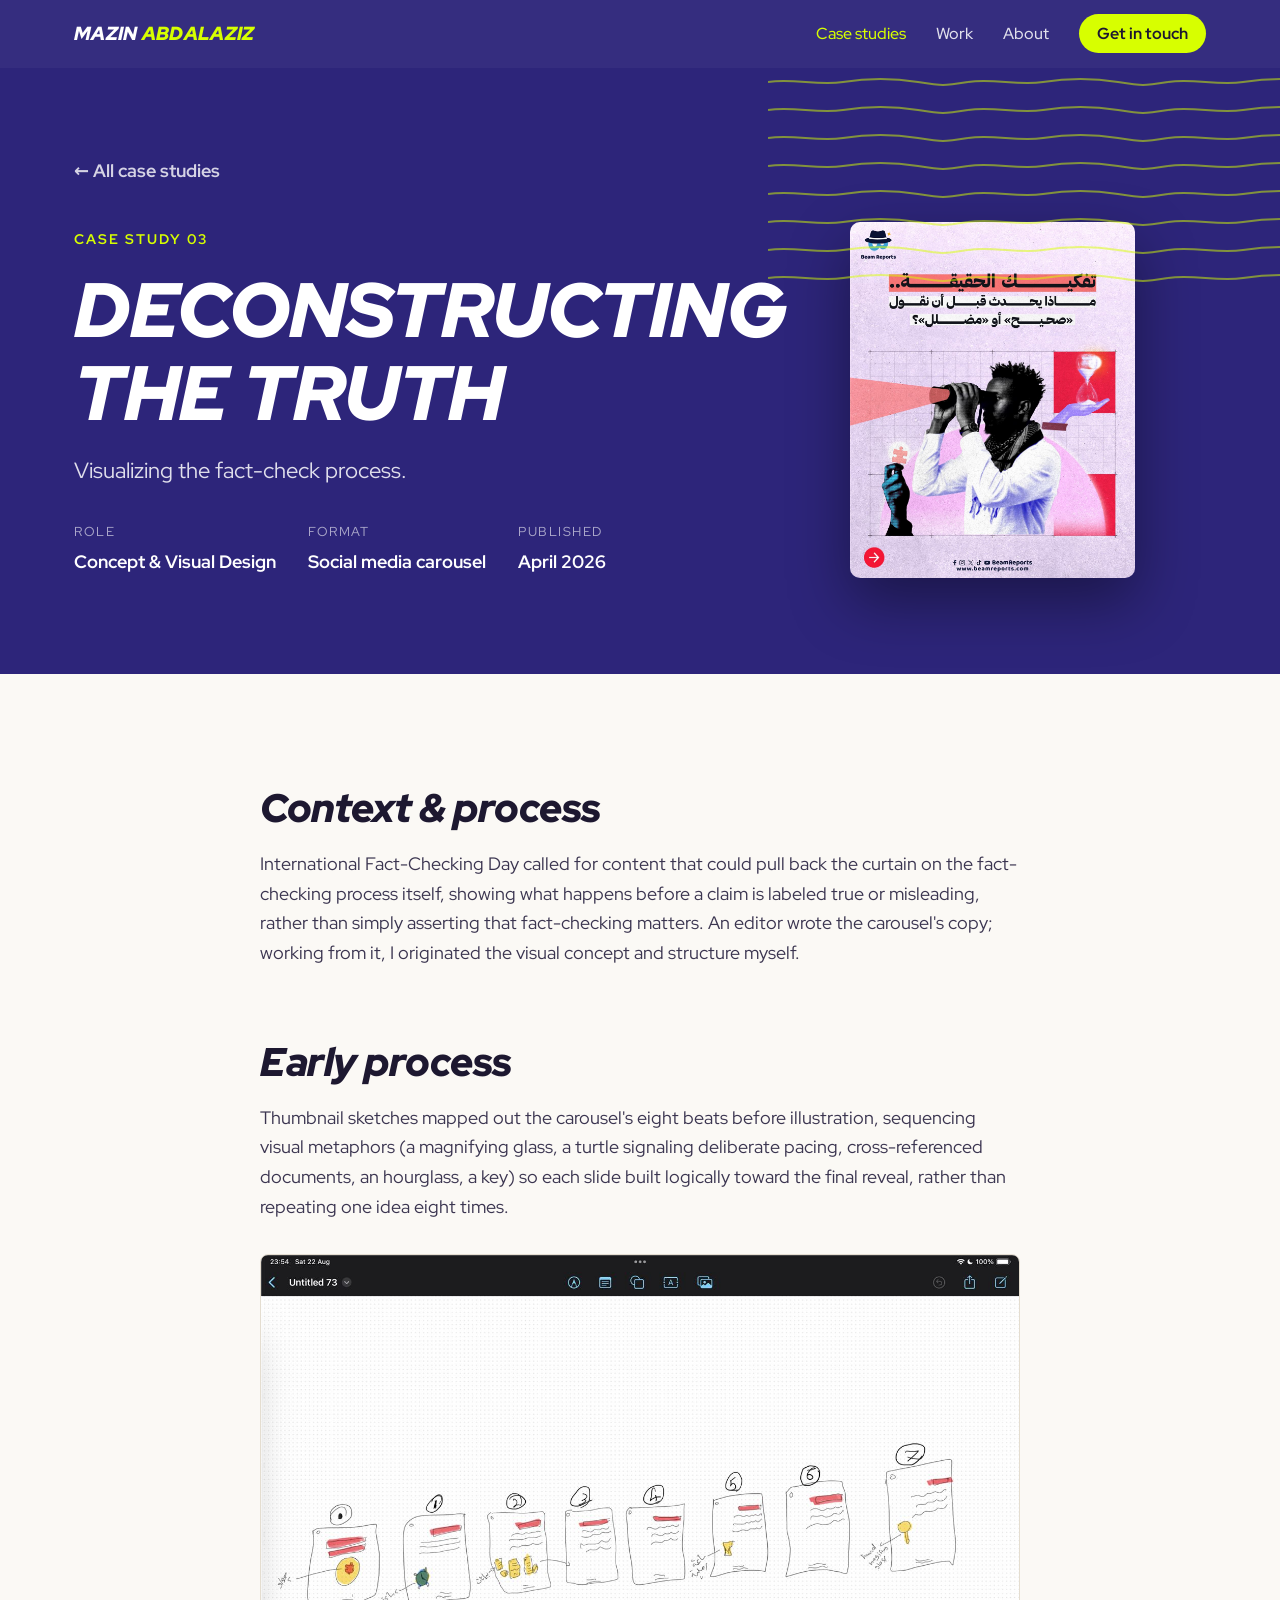
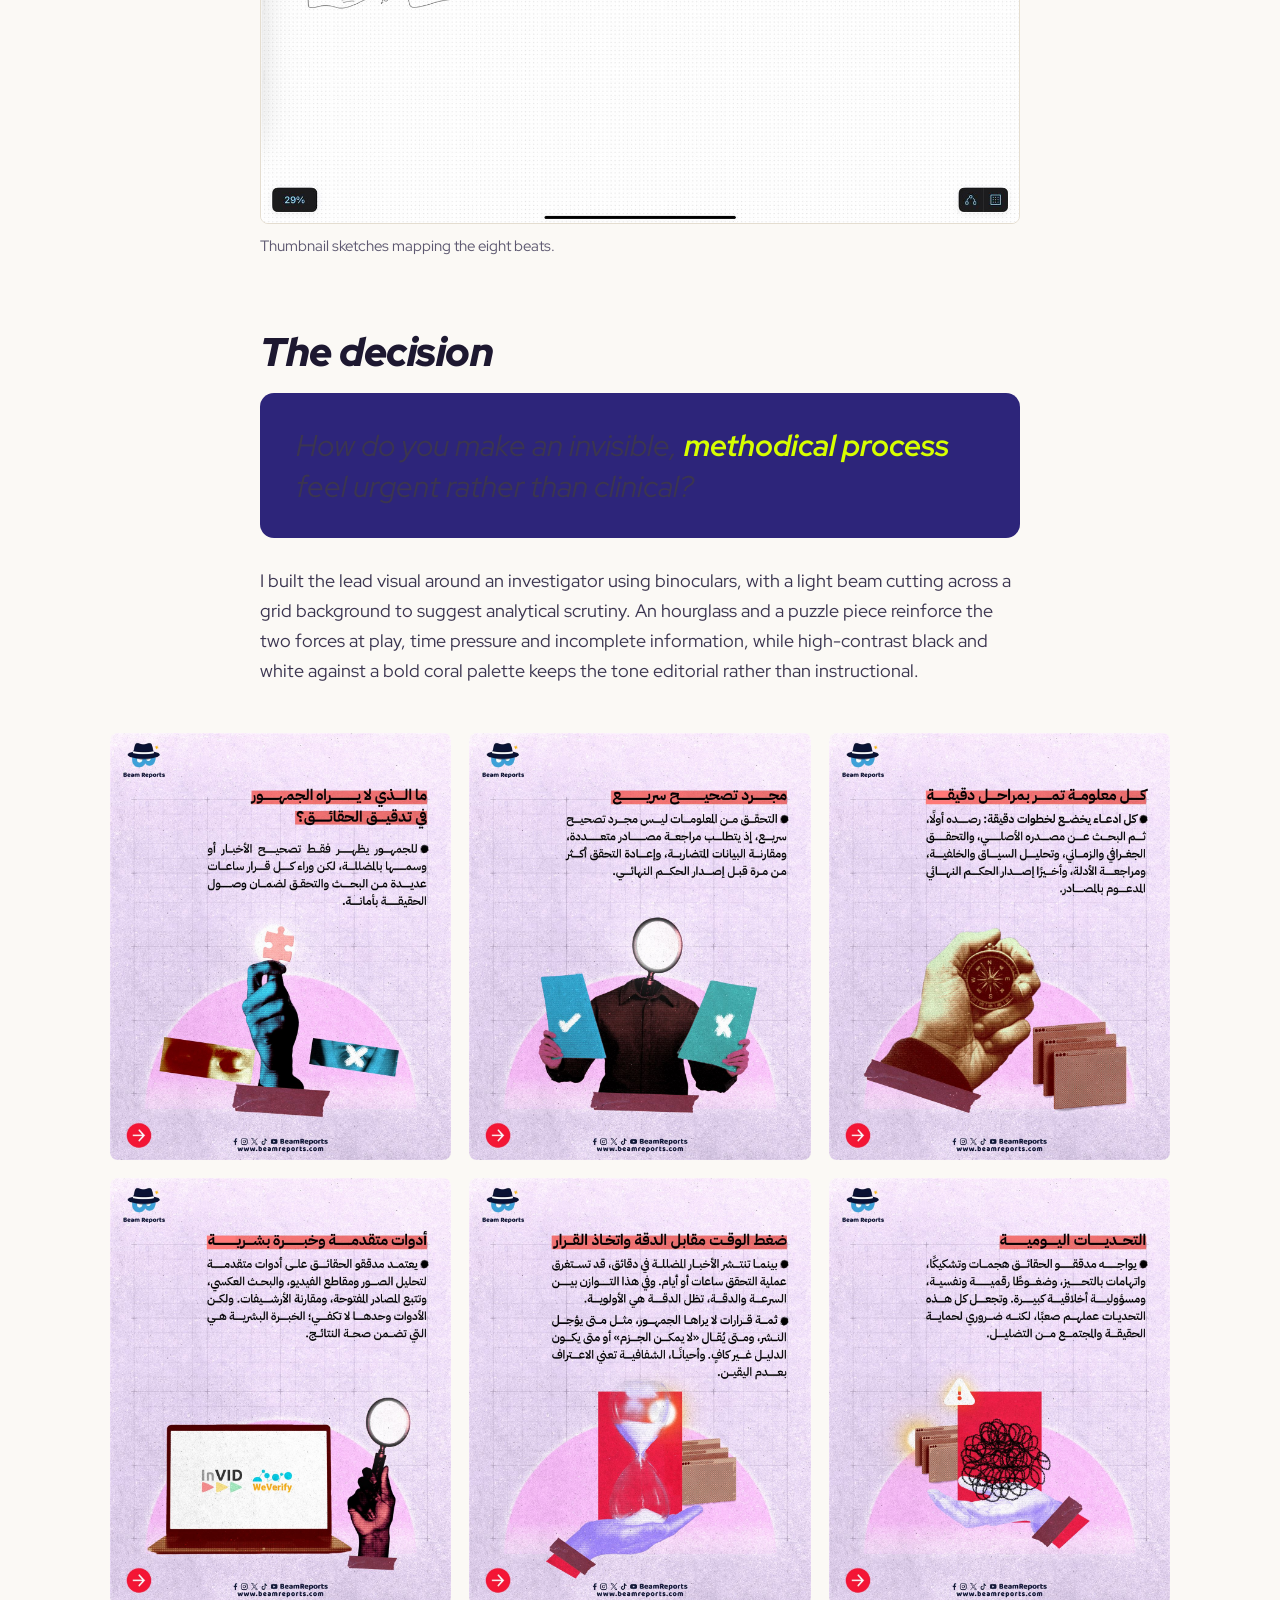
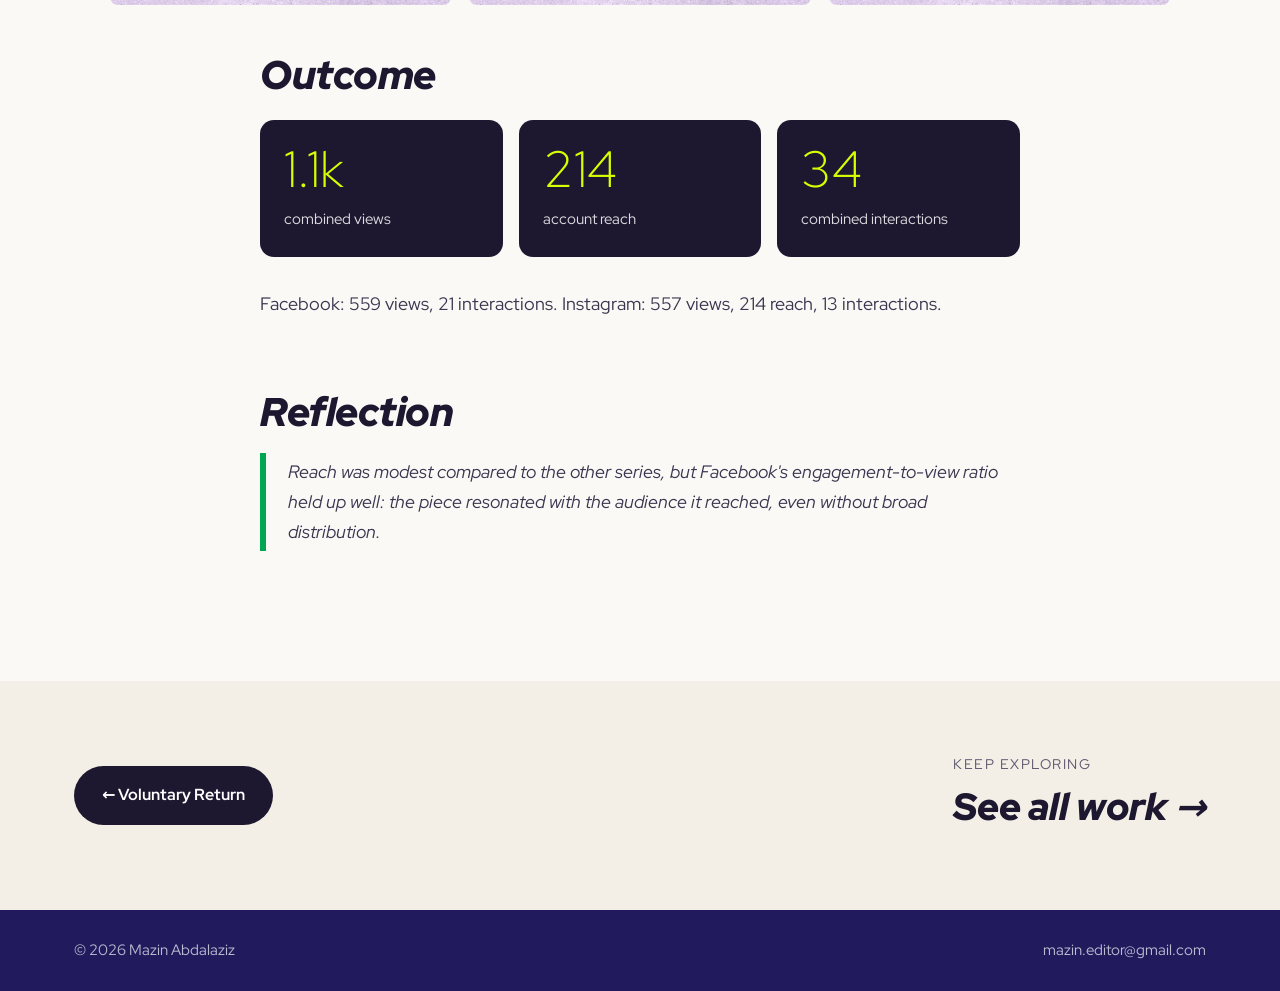
<file: case-fact-checking.html>
<!DOCTYPE html>
<html lang="en">
<head>
  <meta charset="UTF-8">
  <meta name="viewport" content="width=device-width, initial-scale=1">
  <title>Deconstructing the Truth | Mazin Abdalaziz</title>
  <meta name="description" content="Case study: a carousel for International Fact-Checking Day that visualizes what happens before a claim is labeled true or misleading.">
  <link rel="preconnect" href="https://fonts.googleapis.com">
  <link rel="preconnect" href="https://fonts.gstatic.com" crossorigin>
  <link href="https://fonts.googleapis.com/css2?family=Red+Hat+Display:ital,wght@0,300;0,400;0,500;0,700;0,900;1,400;1,700;1,900&display=swap" rel="stylesheet">
  <link rel="stylesheet" href="style.css">
</head>
<body>

<header class="site-header">
  <nav class="container nav" aria-label="Main">
    <a class="logo" href="index.html">Mazin <span>Abdalaziz</span></a>
    <button class="menu-toggle" aria-expanded="false" aria-controls="nav-links">Menu</button>
    <ul class="nav-links" id="nav-links">
      <li><a href="index.html#case-studies" aria-current="page">Case studies</a></li>
      <li><a href="index.html#work">Work</a></li>
      <li><a href="index.html#about">About</a></li>
      <li><a class="nav-cta" href="index.html#contact">Get in touch</a></li>
    </ul>
  </nav>
</header>

<main>
  <!-- ===== EDIT: Case study intro ===== -->
  <section class="cs-hero">
    <div class="waves" aria-hidden="true"></div>
    <div class="container">
      <a class="back" href="index.html#case-studies">← All case studies</a>
      <div class="cs-hero-grid">
        <div>
          <span class="eyebrow">Case study 03</span>
          <h1>Deconstructing the Truth</h1>
          <p class="sub">Visualizing the fact-check process.</p>
          <dl class="cs-meta">
            <div><dt>Role</dt><dd>Concept &amp; Visual Design</dd></div>
            <div><dt>Format</dt><dd>Social media carousel</dd></div>
            <div><dt>Published</dt><dd>April 2026</dd></div>
          </dl>
        </div>
        <img src="images/cs3-cover.jpg" alt="Carousel cover: what happens before we say true or misleading">
      </div>
    </div>
  </section>

  <!-- ===== EDIT: Case study story ===== -->
  <section class="section">
    <div class="container">
      <div class="cs-body">
        <h2>Context &amp; process</h2>
        <p>International Fact-Checking Day called for content that could pull back the curtain on the fact-checking process itself, showing what happens before a claim is labeled true or misleading, rather than simply asserting that fact-checking matters. An editor wrote the carousel's copy; working from it, I originated the visual concept and structure myself.</p>

        <h2>Early process</h2>
        <p>Thumbnail sketches mapped out the carousel's eight beats before illustration, sequencing visual metaphors (a magnifying glass, a turtle signaling deliberate pacing, cross-referenced documents, an hourglass, a key) so each slide built logically toward the final reveal, rather than repeating one idea eight times.</p>
        <figure class="cs-figure">
          <img src="images/cs3-sketches.jpg" alt="Thumbnail sketches of the eight carousel beats" loading="lazy">
          <figcaption>Thumbnail sketches mapping the eight beats.</figcaption>
        </figure>

        <h2>The decision</h2>
        <p class="cs-question">How do you make an invisible, <b>methodical process</b> feel urgent rather than clinical?</p>
        <p>I built the lead visual around an investigator using binoculars, with a light beam cutting across a grid background to suggest analytical scrutiny. An hourglass and a puzzle piece reinforce the two forces at play, time pressure and incomplete information, while high-contrast black and white against a bold coral palette keeps the tone editorial rather than instructional.</p>
      </div>

      <div class="cs-wide cs-gallery g3">
        <img src="images/cs3-slide-2.jpg" alt="Slide: what the public doesn't see in fact-checking" loading="lazy">
        <img src="images/cs3-slide-3.jpg" alt="Slide: more than a quick correction" loading="lazy">
        <img src="images/cs3-slide-4.jpg" alt="Slide: every claim goes through careful stages" loading="lazy">
        <img src="images/cs3-slide-5.jpg" alt="Slide: advanced tools and human expertise" loading="lazy">
        <img src="images/cs3-slide-6.jpg" alt="Slide: time pressure versus accuracy" loading="lazy">
        <img src="images/cs3-slide-7.jpg" alt="Slide: daily challenges fact-checkers face" loading="lazy">
      </div>

      <div class="cs-body">
        <h2>Outcome</h2>
        <div class="cs-stats">
          <div><b>1.1k</b><span>combined views</span></div>
          <div><b>214</b><span>account reach</span></div>
          <div><b>34</b><span>combined interactions</span></div>
        </div>
        <p>Facebook: 559 views, 21 interactions. Instagram: 557 views, 214 reach, 13 interactions.</p>
        <h2>Reflection</h2>
        <p class="cs-reflection">Reach was modest compared to the other series, but Facebook's engagement-to-view ratio held up well: the piece resonated with the audience it reached, even without broad distribution.</p>
      </div>
    </div>
  </section>

  <section class="section-tight cs-next">
    <div class="container">
      <a class="btn btn-dark" href="case-voluntary-return.html">← Voluntary Return</a>
      <a class="next-link" href="index.html#work"><small>Keep exploring</small><strong>See all work →</strong></a>
    </div>
  </section>
</main>

<footer class="site-footer">
  <div class="container">
    <span>© 2026 Mazin Abdalaziz</span>
    <a href="index.html#contact">mazin.editor@gmail.com</a>
  </div>
</footer>
<script src="script.js"></script>
</body>
</html>
</file>
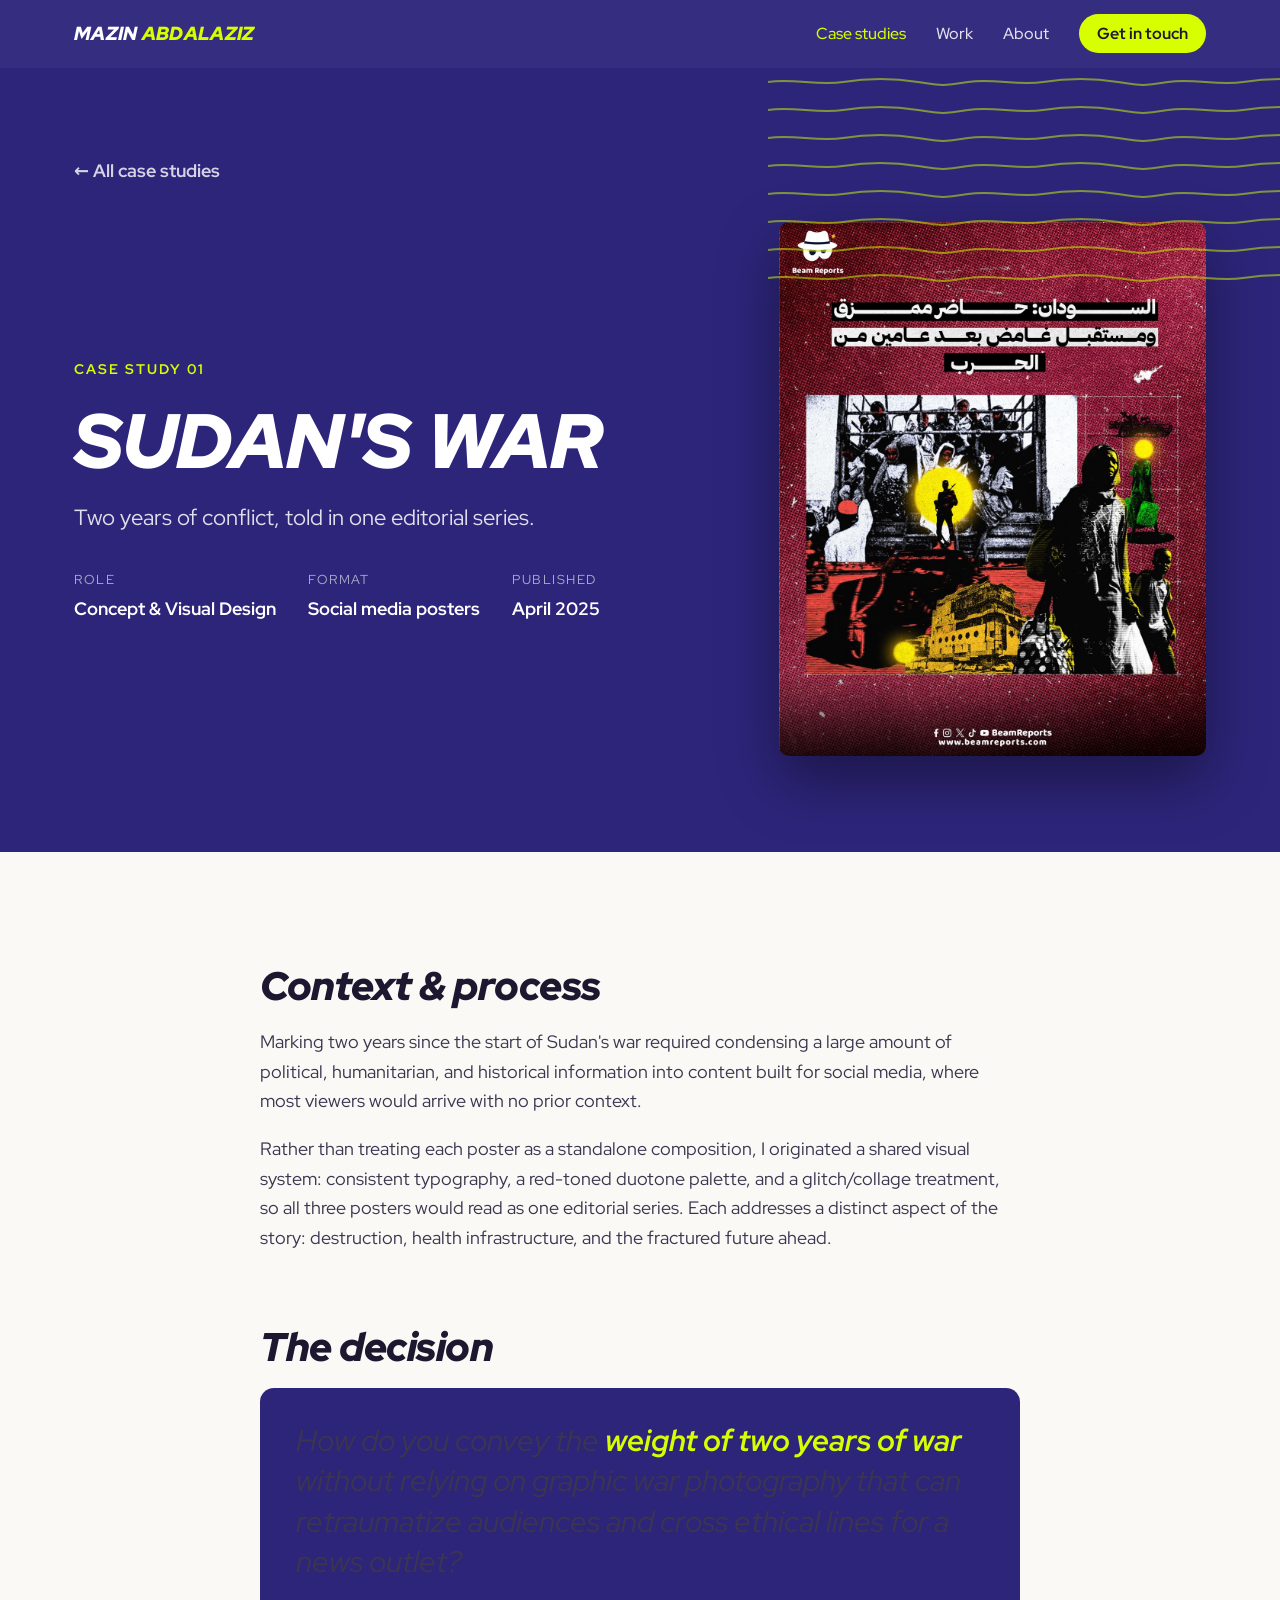
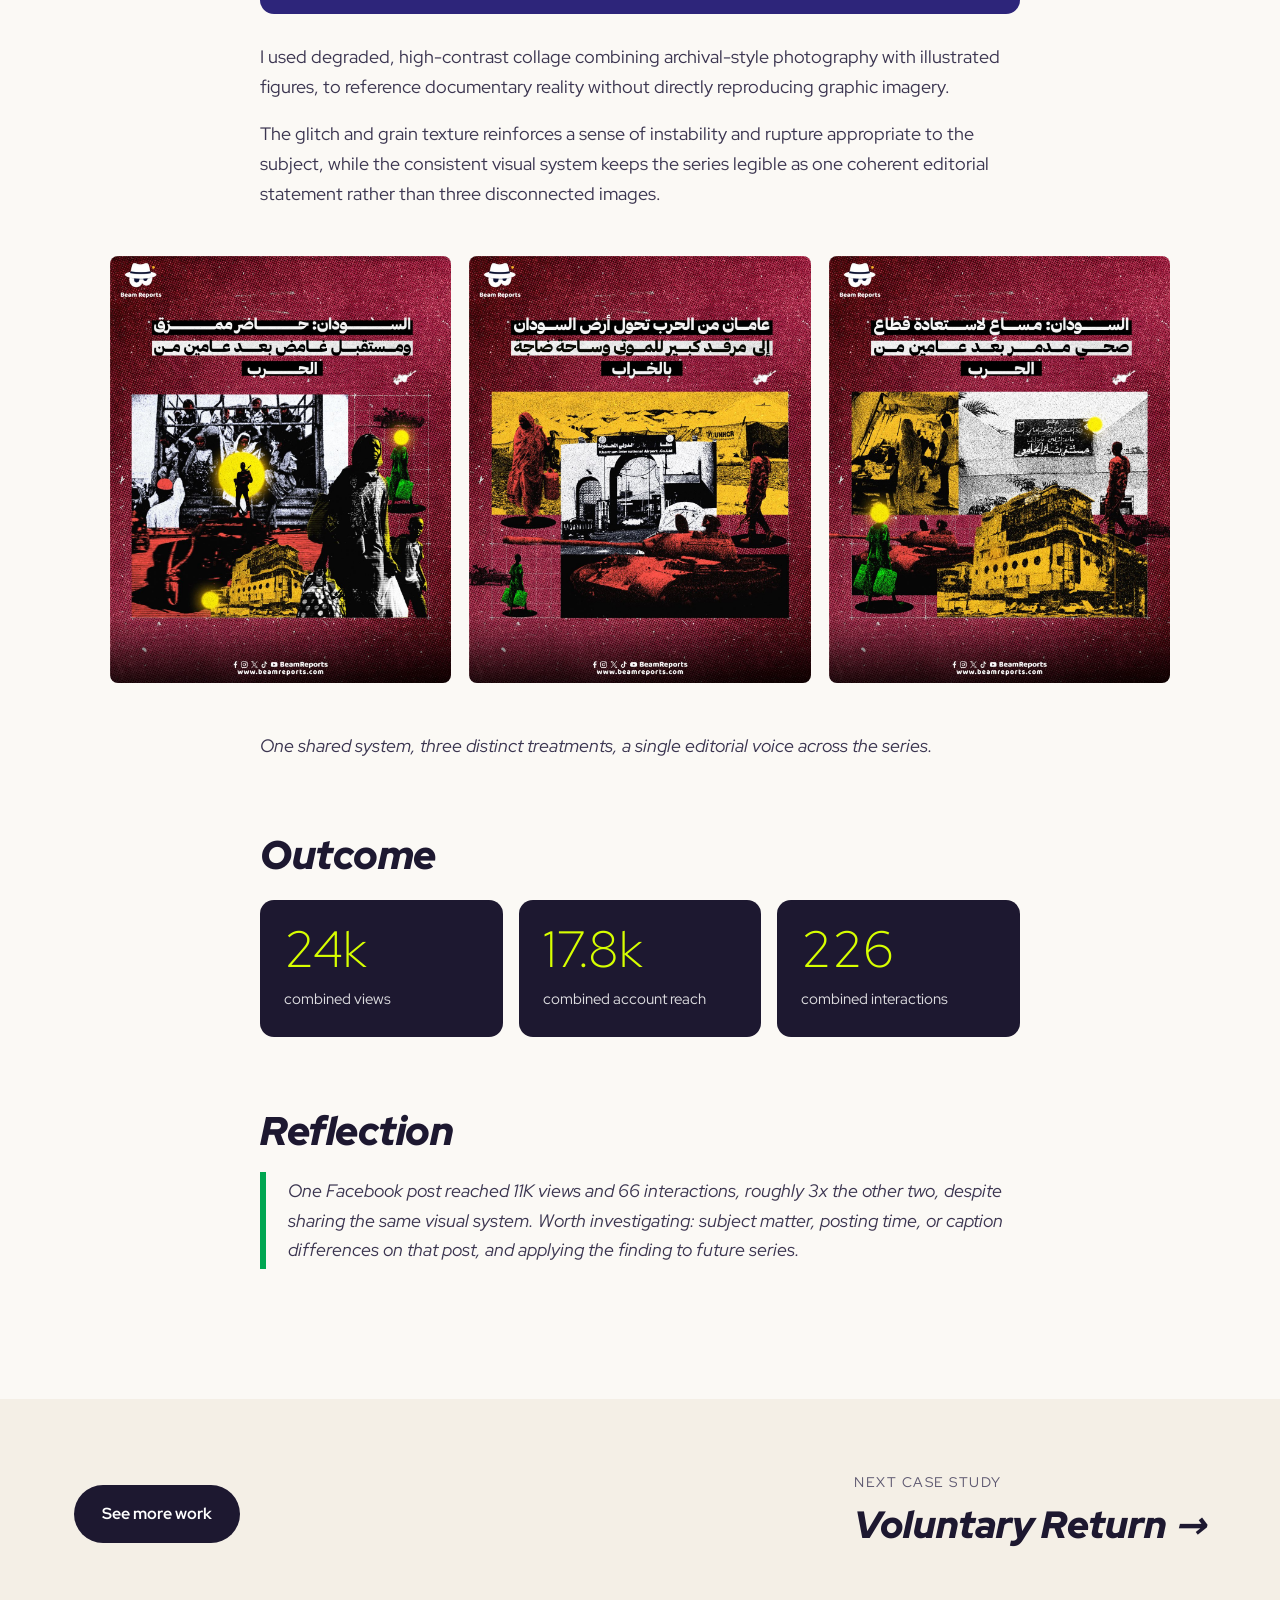
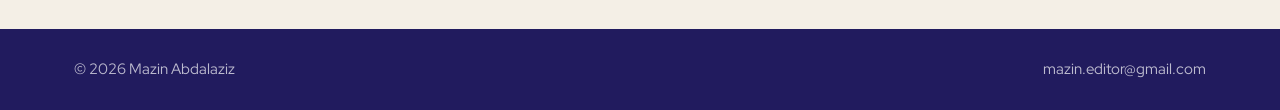
<file: case-sudans-war.html>
<!DOCTYPE html>
<html lang="en">
<head>
  <meta charset="UTF-8">
  <meta name="viewport" content="width=device-width, initial-scale=1">
  <title>Sudan's War: Two Years of Conflict | Mazin Abdalaziz</title>
  <meta name="description" content="Case study: a three-poster editorial series marking two years of Sudan's war, designed without graphic imagery.">
  <link rel="preconnect" href="https://fonts.googleapis.com">
  <link rel="preconnect" href="https://fonts.gstatic.com" crossorigin>
  <link href="https://fonts.googleapis.com/css2?family=Red+Hat+Display:ital,wght@0,300;0,400;0,500;0,700;0,900;1,400;1,700;1,900&display=swap" rel="stylesheet">
  <link rel="stylesheet" href="style.css">
</head>
<body>

<header class="site-header">
  <nav class="container nav" aria-label="Main">
    <a class="logo" href="index.html">Mazin <span>Abdalaziz</span></a>
    <button class="menu-toggle" aria-expanded="false" aria-controls="nav-links">Menu</button>
    <ul class="nav-links" id="nav-links">
      <li><a href="index.html#case-studies" aria-current="page">Case studies</a></li>
      <li><a href="index.html#work">Work</a></li>
      <li><a href="index.html#about">About</a></li>
      <li><a class="nav-cta" href="index.html#contact">Get in touch</a></li>
    </ul>
  </nav>
</header>

<main>
  <!-- ===== EDIT: Case study intro ===== -->
  <section class="cs-hero">
    <div class="waves" aria-hidden="true"></div>
    <div class="container">
      <a class="back" href="index.html#case-studies">← All case studies</a>
      <div class="cs-hero-grid">
        <div>
          <span class="eyebrow">Case study 01</span>
          <h1>Sudan's War</h1>
          <p class="sub">Two years of conflict, told in one editorial series.</p>
          <dl class="cs-meta">
            <div><dt>Role</dt><dd>Concept &amp; Visual Design</dd></div>
            <div><dt>Format</dt><dd>Social media posters</dd></div>
            <div><dt>Published</dt><dd>April 2025</dd></div>
          </dl>
        </div>
        <img src="images/cs1-cover.jpg" alt="Poster: Sudan, a torn present and an uncertain future after two years of war">
      </div>
    </div>
  </section>

  <!-- ===== EDIT: Case study story ===== -->
  <section class="section">
    <div class="container">
      <div class="cs-body">
        <h2>Context &amp; process</h2>
        <p>Marking two years since the start of Sudan's war required condensing a large amount of political, humanitarian, and historical information into content built for social media, where most viewers would arrive with no prior context.</p>
        <p>Rather than treating each poster as a standalone composition, I originated a shared visual system: consistent typography, a red-toned duotone palette, and a glitch/collage treatment, so all three posters would read as one editorial series. Each addresses a distinct aspect of the story: destruction, health infrastructure, and the fractured future ahead.</p>

        <h2>The decision</h2>
        <p class="cs-question">How do you convey the <b>weight of two years of war</b> without relying on graphic war photography that can retraumatize audiences and cross ethical lines for a news outlet?</p>
        <p>I used degraded, high-contrast collage combining archival-style photography with illustrated figures, to reference documentary reality without directly reproducing graphic imagery.</p>
        <p>The glitch and grain texture reinforces a sense of instability and rupture appropriate to the subject, while the consistent visual system keeps the series legible as one coherent editorial statement rather than three disconnected images.</p>
      </div>

      <div class="cs-wide cs-gallery g3">
        <img src="images/cs1-cover.jpg" alt="Poster 1: Sudan, a torn present and an uncertain future" loading="lazy">
        <img src="images/cs1-poster-2.jpg" alt="Poster 2: two years of war turned Sudan into a field of ruins" loading="lazy">
        <img src="images/cs1-poster-3.jpg" alt="Poster 3: efforts to restore a destroyed health sector" loading="lazy">
      </div>
      <div class="cs-body">
        <p><em>One shared system, three distinct treatments, a single editorial voice across the series.</em></p>

        <h2>Outcome</h2>
        <div class="cs-stats">
          <div><b>24k</b><span>combined views</span></div>
          <div><b>17.8k</b><span>combined account reach</span></div>
          <div><b>226</b><span>combined interactions</span></div>
        </div>
        <h2>Reflection</h2>
        <p class="cs-reflection">One Facebook post reached 11K views and 66 interactions, roughly 3x the other two, despite sharing the same visual system. Worth investigating: subject matter, posting time, or caption differences on that post, and applying the finding to future series.</p>
      </div>
    </div>
  </section>

  <section class="section-tight cs-next">
    <div class="container">
      <a class="btn btn-dark" href="index.html#work">See more work</a>
      <a class="next-link" href="case-voluntary-return.html"><small>Next case study</small><strong>Voluntary Return →</strong></a>
    </div>
  </section>
</main>

<footer class="site-footer">
  <div class="container">
    <span>© 2026 Mazin Abdalaziz</span>
    <a href="index.html#contact">mazin.editor@gmail.com</a>
  </div>
</footer>
<script src="script.js"></script>
</body>
</html>
</file>
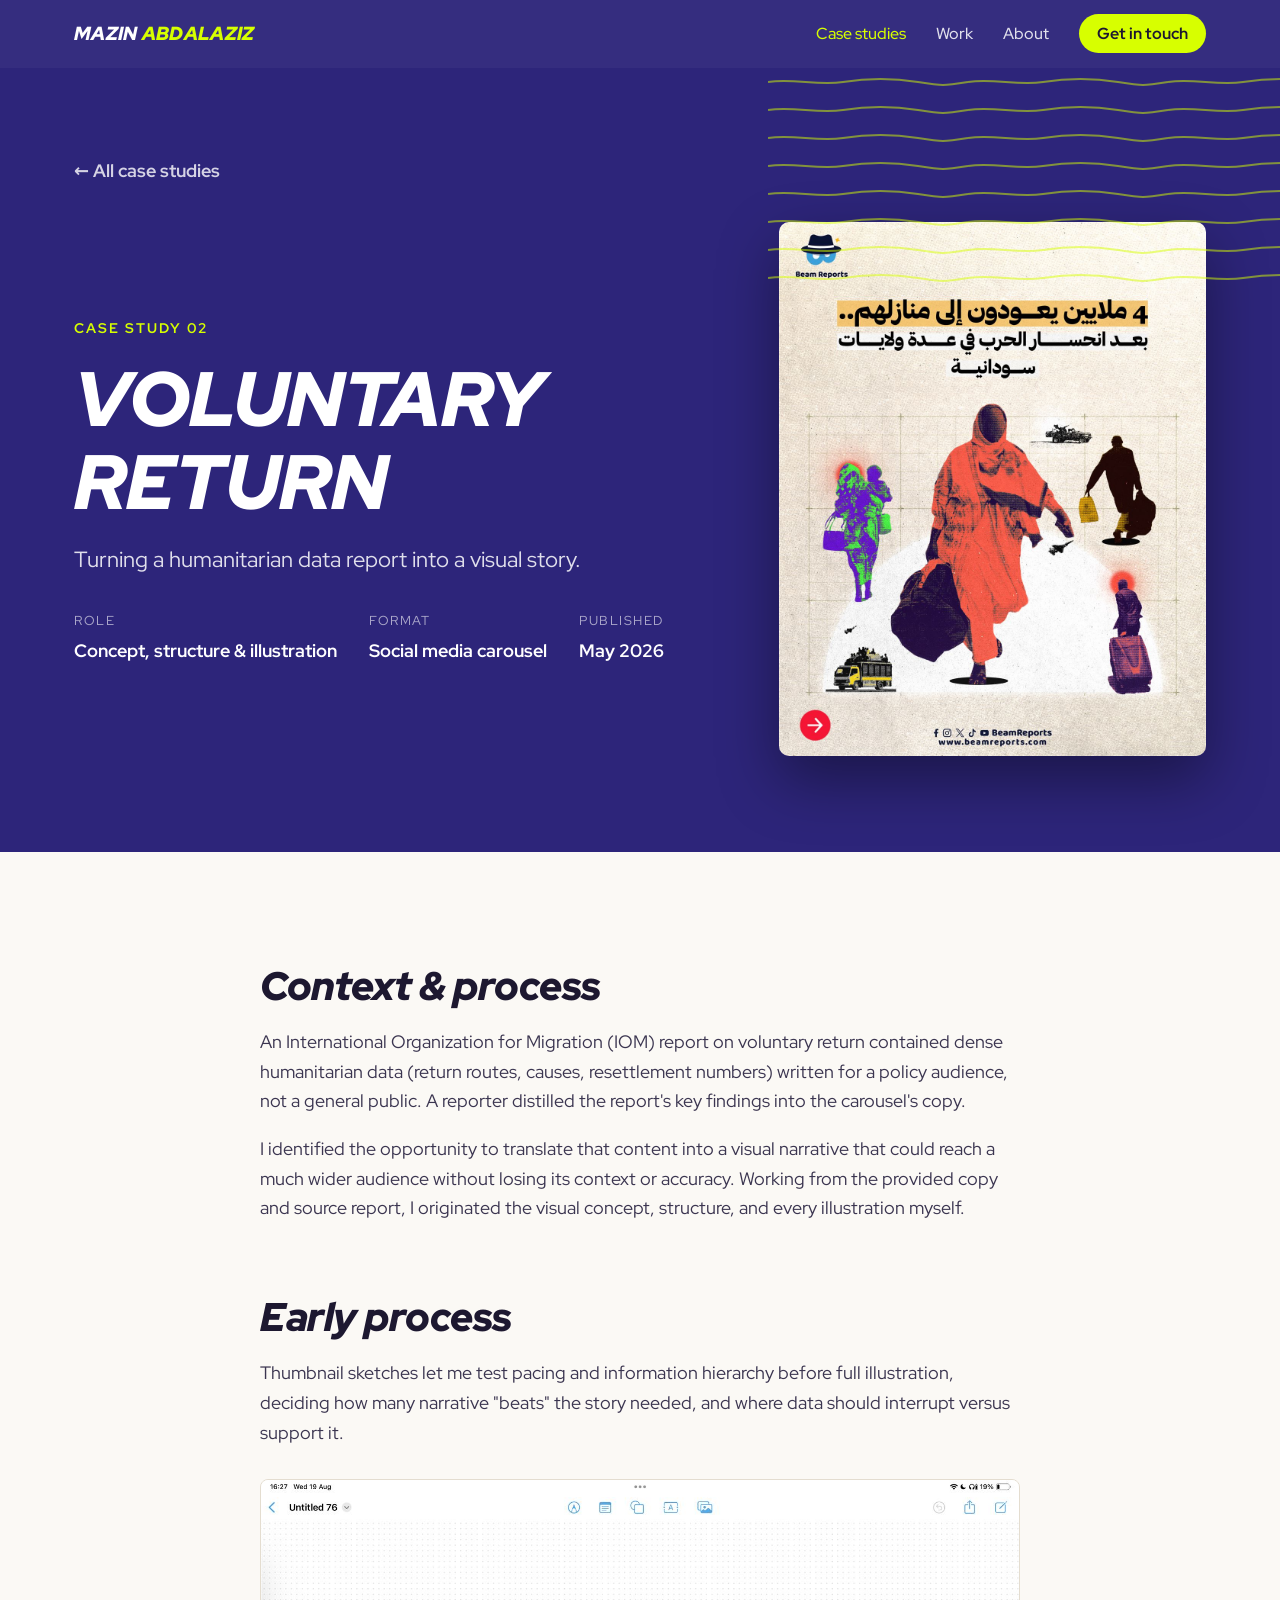
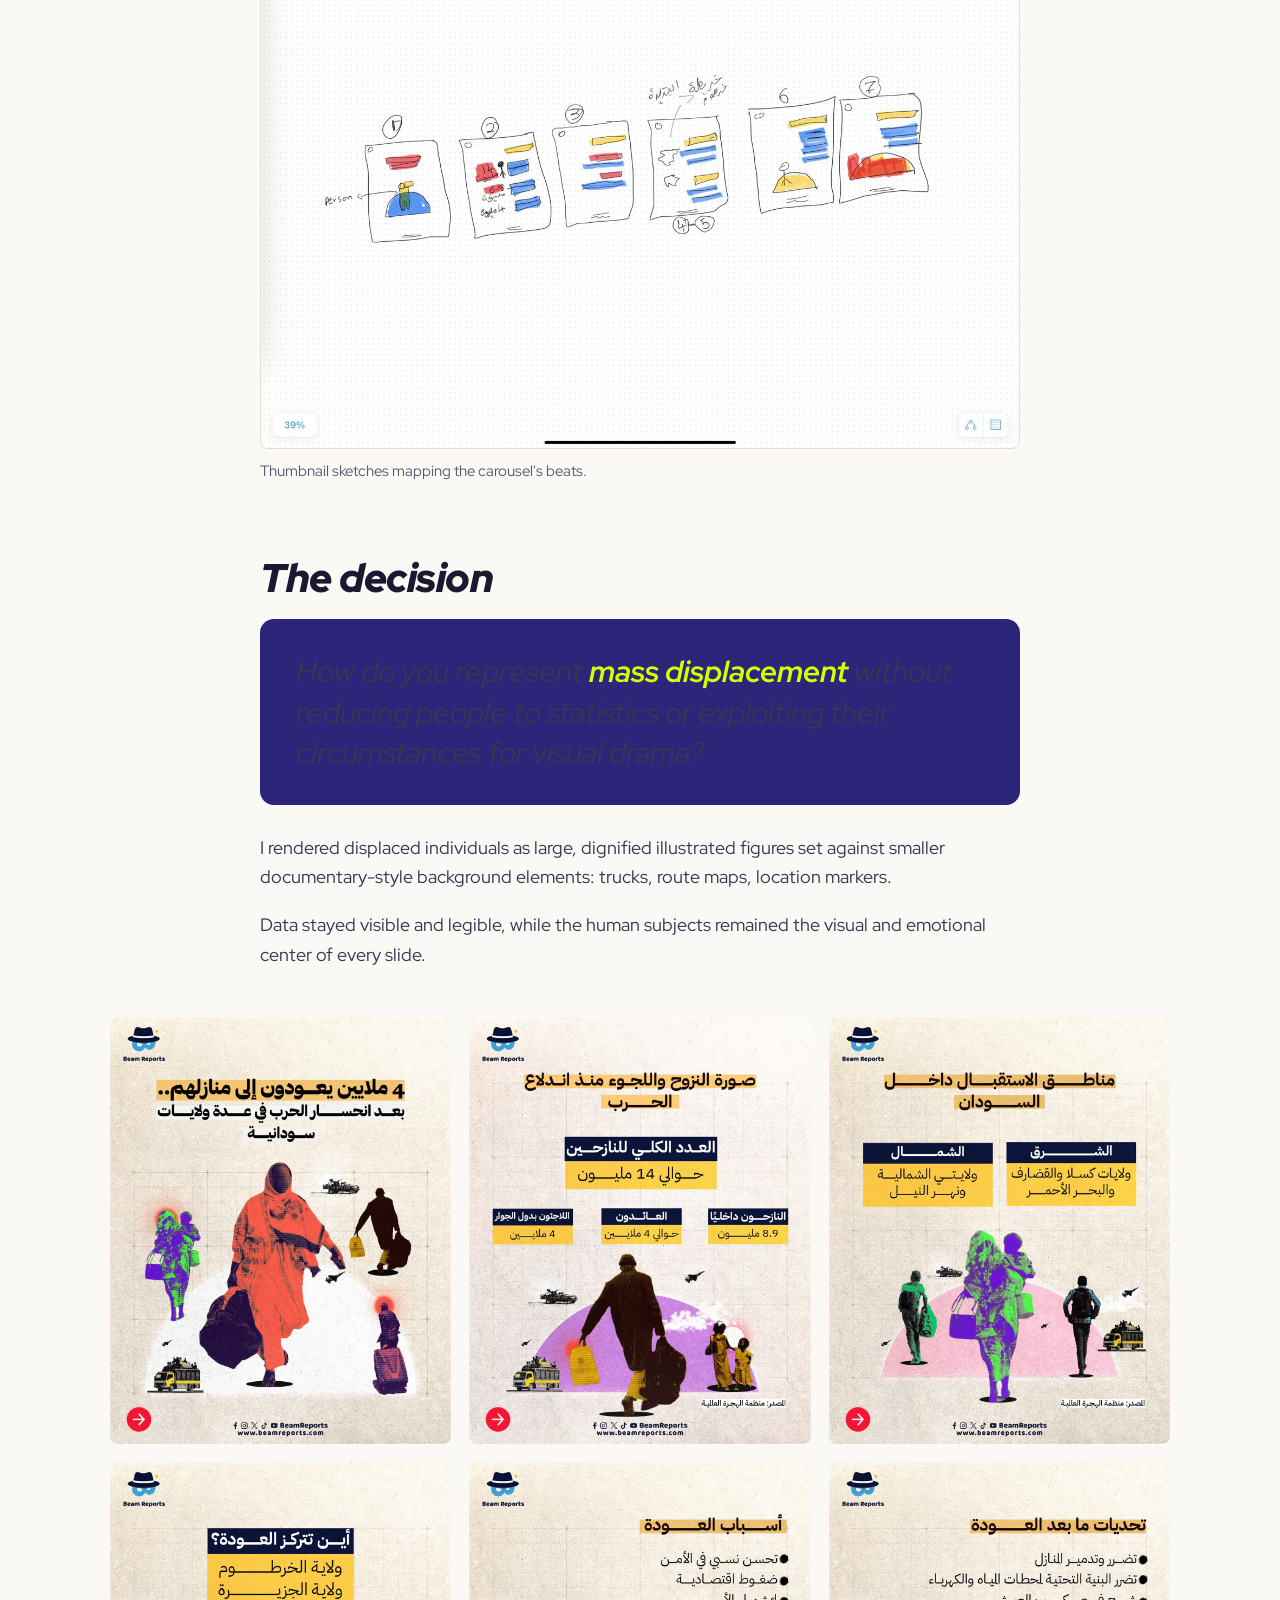
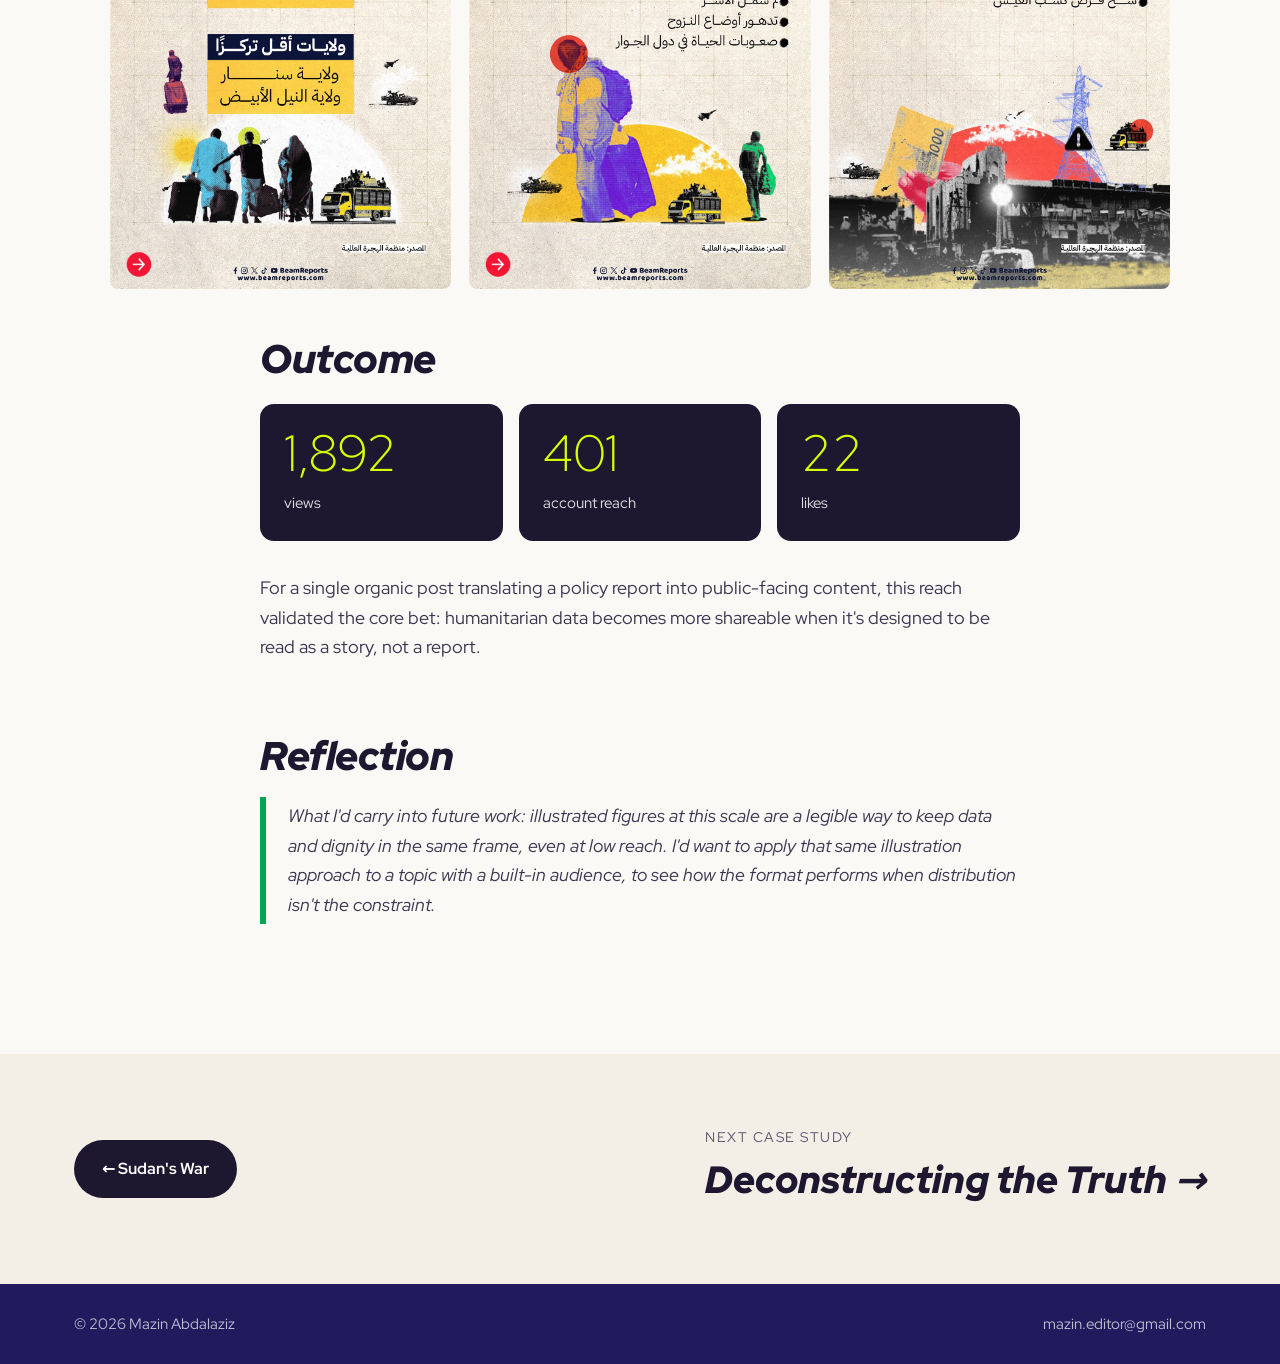
<file: case-voluntary-return.html>
<!DOCTYPE html>
<html lang="en">
<head>
  <meta charset="UTF-8">
  <meta name="viewport" content="width=device-width, initial-scale=1">
  <title>Voluntary Return: Turning Data into a Visual Story | Mazin Abdalaziz</title>
  <meta name="description" content="Case study: an IOM report on voluntary return in Sudan, redesigned as an illustrated social media carousel.">
  <link rel="preconnect" href="https://fonts.googleapis.com">
  <link rel="preconnect" href="https://fonts.gstatic.com" crossorigin>
  <link href="https://fonts.googleapis.com/css2?family=Red+Hat+Display:ital,wght@0,300;0,400;0,500;0,700;0,900;1,400;1,700;1,900&display=swap" rel="stylesheet">
  <link rel="stylesheet" href="style.css">
</head>
<body>

<header class="site-header">
  <nav class="container nav" aria-label="Main">
    <a class="logo" href="index.html">Mazin <span>Abdalaziz</span></a>
    <button class="menu-toggle" aria-expanded="false" aria-controls="nav-links">Menu</button>
    <ul class="nav-links" id="nav-links">
      <li><a href="index.html#case-studies" aria-current="page">Case studies</a></li>
      <li><a href="index.html#work">Work</a></li>
      <li><a href="index.html#about">About</a></li>
      <li><a class="nav-cta" href="index.html#contact">Get in touch</a></li>
    </ul>
  </nav>
</header>

<main>
  <!-- ===== EDIT: Case study intro ===== -->
  <section class="cs-hero">
    <div class="waves" aria-hidden="true"></div>
    <div class="container">
      <a class="back" href="index.html#case-studies">← All case studies</a>
      <div class="cs-hero-grid">
        <div>
          <span class="eyebrow">Case study 02</span>
          <h1>Voluntary Return</h1>
          <p class="sub">Turning a humanitarian data report into a visual story.</p>
          <dl class="cs-meta">
            <div><dt>Role</dt><dd>Concept, structure &amp; illustration</dd></div>
            <div><dt>Format</dt><dd>Social media carousel</dd></div>
            <div><dt>Published</dt><dd>May 2026</dd></div>
          </dl>
        </div>
        <img src="images/cs2-cover.jpg" alt="Carousel cover: 4 million return home after the war recedes in several Sudanese states">
      </div>
    </div>
  </section>

  <!-- ===== EDIT: Case study story ===== -->
  <section class="section">
    <div class="container">
      <div class="cs-body">
        <h2>Context &amp; process</h2>
        <p>An International Organization for Migration (IOM) report on voluntary return contained dense humanitarian data (return routes, causes, resettlement numbers) written for a policy audience, not a general public. A reporter distilled the report's key findings into the carousel's copy.</p>
        <p>I identified the opportunity to translate that content into a visual narrative that could reach a much wider audience without losing its context or accuracy. Working from the provided copy and source report, I originated the visual concept, structure, and every illustration myself.</p>

        <h2>Early process</h2>
        <p>Thumbnail sketches let me test pacing and information hierarchy before full illustration, deciding how many narrative "beats" the story needed, and where data should interrupt versus support it.</p>
        <figure class="cs-figure">
          <img src="images/cs2-sketches.jpg" alt="Thumbnail sketches mapping the carousel's slides" loading="lazy">
          <figcaption>Thumbnail sketches mapping the carousel's beats.</figcaption>
        </figure>

        <h2>The decision</h2>
        <p class="cs-question">How do you represent <b>mass displacement</b> without reducing people to statistics or exploiting their circumstances for visual drama?</p>
        <p>I rendered displaced individuals as large, dignified illustrated figures set against smaller documentary-style background elements: trucks, route maps, location markers.</p>
        <p>Data stayed visible and legible, while the human subjects remained the visual and emotional center of every slide.</p>
      </div>

      <div class="cs-wide cs-gallery g3">
        <img src="images/cs2-cover.jpg" alt="Slide 1: 4 million return home" loading="lazy">
        <img src="images/cs2-slide-2.jpg" alt="Slide 2: displacement and refugee figures since the war began" loading="lazy">
        <img src="images/cs2-slide-3.jpg" alt="Slide 3: reception areas inside Sudan" loading="lazy">
        <img src="images/cs2-slide-4.jpg" alt="Slide 4: where returns are concentrated" loading="lazy">
        <img src="images/cs2-slide-5.jpg" alt="Slide 5: reasons for return" loading="lazy">
        <img src="images/cs2-slide-6.jpg" alt="Slide 6: challenges after return" loading="lazy">
      </div>

      <div class="cs-body">
        <h2>Outcome</h2>
        <div class="cs-stats">
          <div><b>1,892</b><span>views</span></div>
          <div><b>401</b><span>account reach</span></div>
          <div><b>22</b><span>likes</span></div>
        </div>
        <p>For a single organic post translating a policy report into public-facing content, this reach validated the core bet: humanitarian data becomes more shareable when it's designed to be read as a story, not a report.</p>
        <h2>Reflection</h2>
        <p class="cs-reflection">What I'd carry into future work: illustrated figures at this scale are a legible way to keep data and dignity in the same frame, even at low reach. I'd want to apply that same illustration approach to a topic with a built-in audience, to see how the format performs when distribution isn't the constraint.</p>
      </div>
    </div>
  </section>

  <section class="section-tight cs-next">
    <div class="container">
      <a class="btn btn-dark" href="case-sudans-war.html">← Sudan's War</a>
      <a class="next-link" href="case-fact-checking.html"><small>Next case study</small><strong>Deconstructing the Truth →</strong></a>
    </div>
  </section>
</main>

<footer class="site-footer">
  <div class="container">
    <span>© 2026 Mazin Abdalaziz</span>
    <a href="index.html#contact">mazin.editor@gmail.com</a>
  </div>
</footer>
<script src="script.js"></script>
</body>
</html>
</file>
<file: style.css>
/* ==========================================================
   Mazin Abdalaziz: site styles
   Colours come from the 2026 portfolio. Change them here and
   the whole site follows.
   ========================================================== */
:root {
  --purple: #2d257a;
  --purple-deep: #211b5e;
  --lime: #d7ff00;
  --red: #ee2a2e;
  --amber: #fbb21f;
  --green: #00a651;
  --cream: #f4efe6;
  --paper: #fbf9f5;
  --ink: #1d1830;
  --muted: #5d5870;
  --line: #e4ddd0;
  --radius: 14px;
  --max: 1180px;
}

* { box-sizing: border-box; }
html { scroll-behavior: smooth; scroll-padding-top: 76px; }
@media (prefers-reduced-motion: reduce) { html { scroll-behavior: auto; } }

body {
  margin: 0;
  background: var(--paper);
  color: var(--ink);
  font-family: "Red Hat Display", system-ui, -apple-system, "Segoe UI", sans-serif;
  font-size: 18px;
  line-height: 1.65;
  -webkit-font-smoothing: antialiased;
}
img { display: block; max-width: 100%; height: auto; }
a { color: inherit; }
:focus-visible { outline: 3px solid var(--lime); outline-offset: 3px; }

.container { max-width: var(--max); margin: 0 auto; padding: 0 24px; }
.section { padding: 112px 0; }
.section-tight { padding: 72px 0; }

/* ---------- Header / navigation ---------- */
.site-header {
  position: sticky; top: 0; z-index: 50;
  background: rgba(45, 37, 122, 0.96);
  backdrop-filter: blur(8px);
  color: #fff;
}
.nav { display: flex; align-items: center; justify-content: space-between; height: 68px; }
.logo {
  font-weight: 900; font-style: italic; text-transform: uppercase;
  text-decoration: none; letter-spacing: 0.3px; font-size: 19px;
}
.logo span { color: var(--lime); }
.nav-links { display: flex; gap: 30px; list-style: none; margin: 0; padding: 0; font-weight: 500; font-size: 16px; }
.nav-links a { text-decoration: none; opacity: 0.85; transition: opacity .15s, color .15s; }
.nav-links a:hover, .nav-links a[aria-current="page"] { opacity: 1; color: var(--lime); }
.nav-cta {
  padding: 9px 18px; border-radius: 999px; background: var(--lime); color: var(--ink) !important;
  font-weight: 700; opacity: 1 !important;
}
.nav-cta:hover { color: var(--ink) !important; background: #e6ff4d; }
.menu-toggle { display: none; background: none; border: 0; color: #fff; font: inherit; font-weight: 700; cursor: pointer; padding: 8px; }

/* ---------- Buttons ---------- */
.btn {
  display: inline-flex; align-items: center; gap: 8px;
  padding: 14px 26px; border-radius: 999px;
  font-weight: 700; font-size: 16px; text-decoration: none;
  border: 2px solid transparent; transition: transform .15s, background .15s;
}
.btn:hover { transform: translateY(-2px); }
.btn-lime { background: var(--lime); color: var(--ink); }
.btn-ghost { border-color: rgba(255,255,255,.5); color: #fff; }
.btn-ghost:hover { border-color: #fff; }
.btn-dark { background: var(--ink); color: #fff; }

/* ---------- Type ---------- */
h1, h2, h3, h4 { margin: 0; line-height: 1.08; letter-spacing: -0.5px; }
.eyebrow {
  display: inline-block; margin-bottom: 18px;
  font-size: 14px; font-weight: 700; letter-spacing: 2px; text-transform: uppercase;
  color: var(--red);
}
.section-title { font-size: clamp(36px, 5vw, 60px); font-weight: 900; font-style: italic; }
.section-head { display: flex; justify-content: space-between; align-items: end; gap: 32px; margin-bottom: 48px; flex-wrap: wrap; }
.section-head p { max-width: 460px; margin: 0; color: var(--muted); }

/* ---------- Hero ---------- */
.hero {
  position: relative; overflow: hidden;
  background: var(--purple); color: #fff;
  padding: 96px 0 0;
}
.hero-grid { display: grid; grid-template-columns: 1.15fr 0.85fr; gap: 56px; align-items: center; }
.hero h1 {
  font-size: clamp(44px, 6.4vw, 86px); font-weight: 900; font-style: italic; text-transform: uppercase;
  letter-spacing: -1px;
}
.hero h1 .hl { color: var(--lime); }
.hero .role { margin: 20px 0 0; font-size: 20px; color: rgba(255,255,255,.75); }
.hero .statement { margin: 28px 0 36px; font-size: clamp(20px, 2.2vw, 25px); line-height: 1.45; max-width: 600px; }
.hero .statement em { color: var(--lime); font-style: italic; }
.hero-actions { display: flex; gap: 14px; flex-wrap: wrap; }

.hero-collage { position: relative; height: 520px; }
.hero-collage img {
  position: absolute; width: 58%; border-radius: 10px;
  box-shadow: 0 24px 60px rgba(0,0,0,.4);
}
.hero-collage img:nth-child(1) { left: 0; top: 40px; transform: rotate(-6deg); }
.hero-collage img:nth-child(2) { right: 0; top: 0; transform: rotate(5deg); }
.hero-collage img:nth-child(3) { left: 22%; top: 170px; transform: rotate(-1deg); z-index: 2; }

.waves {
  position: absolute; top: 0; right: 0; width: 40%; height: 220px; pointer-events: none; opacity: .5;
  background-image: url("data:image/svg+xml,%3Csvg xmlns='http://www.w3.org/2000/svg' width='200' height='28'%3E%3Cpath d='M0 14 C25 10 50 18 75 14 S125 10 150 14 175 18 200 14' fill='none' stroke='%23d7ff00' stroke-width='2'/%3E%3C/svg%3E");
  background-size: 200px 28px;
}

/* Strip of numbers under the hero */
.facts {
  position: relative; z-index: 3;
  display: grid; grid-template-columns: repeat(4, 1fr);
  margin-top: 88px; border-top: 1px solid rgba(255,255,255,.15);
}
.facts div { padding: 28px 24px 32px 0; }
.facts b { display: block; font-size: clamp(32px, 4vw, 48px); font-weight: 900; font-style: italic; color: var(--lime); line-height: 1; }
.facts span { font-size: 15px; color: rgba(255,255,255,.75); }

/* ---------- Case study cards ---------- */
.case-list { display: grid; gap: 28px; }
.case-card {
  display: grid; grid-template-columns: 1fr 1.1fr; align-items: stretch;
  background: #fff; border: 1px solid var(--line); border-radius: var(--radius);
  overflow: hidden; text-decoration: none; transition: transform .2s, box-shadow .2s;
}
.case-card:hover { transform: translateY(-4px); box-shadow: 0 20px 50px rgba(29,24,48,.12); }
.case-card .media { background: var(--purple); display: flex; align-items: center; justify-content: center; padding: 36px; }
.case-card .media img { max-height: 400px; width: auto; border-radius: 6px; box-shadow: 0 16px 40px rgba(0,0,0,.35); }
.case-card .body { padding: 48px; display: flex; flex-direction: column; justify-content: center; }
.case-card .num { font-weight: 700; color: var(--red); font-size: 14px; letter-spacing: 2px; text-transform: uppercase; }
.case-card h3 { font-size: clamp(30px, 3.4vw, 44px); font-weight: 900; font-style: italic; margin: 10px 0 14px; }
.case-card p { color: var(--muted); margin: 0 0 22px; }
.case-card .meta { display: flex; gap: 28px; flex-wrap: wrap; margin-bottom: 26px; }
.case-card .meta b { display: block; font-size: 26px; font-weight: 900; color: var(--ink); line-height: 1.1; }
.case-card .meta span { font-size: 14px; color: var(--muted); }
.case-card .more { font-weight: 700; color: var(--purple); }
.case-card:hover .more { text-decoration: underline; }

/* ---------- Work grid ---------- */
.work-section { background: var(--cream); }
.filters { display: flex; flex-wrap: wrap; gap: 10px; margin-bottom: 40px; }
.filter {
  padding: 9px 18px; border-radius: 999px; border: 1.5px solid var(--ink);
  background: transparent; color: var(--ink); font: inherit; font-size: 15px; font-weight: 500; cursor: pointer;
}
.filter:hover { background: rgba(29,24,48,.06); }
.filter.active { background: var(--ink); color: #fff; }

.work-grid { display: grid; grid-template-columns: repeat(4, 1fr); gap: 22px; }
.work-item { margin: 0; }
.work-item[hidden] { display: none; }
.work-item button {
  display: block; width: 100%; padding: 0; border: 0; background: none; cursor: zoom-in; text-align: left; font: inherit; color: inherit;
}
.work-item .thumb { overflow: hidden; border-radius: 10px; background: #ddd5c6; aspect-ratio: 4 / 5; }
.work-item .thumb img { width: 100%; height: 100%; object-fit: cover; transition: transform .35s; }
.work-item button:hover .thumb img { transform: scale(1.04); }
.work-item .cap { padding: 12px 2px 0; }
.work-item .cap small { display: block; font-size: 13px; font-weight: 700; color: var(--red); text-transform: uppercase; letter-spacing: 1px; }
.work-item .cap strong { display: block; font-size: 16px; line-height: 1.35; margin-top: 2px; }
.work-item .desc { display: none; }  /* shown in the lightbox only */

/* ---------- About ---------- */
.about-grid { display: grid; grid-template-columns: 0.8fr 1.2fr; gap: 72px; align-items: start; }
.photo {
  width: 100%; aspect-ratio: 4 / 5; border-radius: var(--radius); object-fit: cover;
  background: var(--purple); color: var(--lime);
  display: grid; place-items: center; font-size: 72px; font-weight: 900; font-style: italic;
}
.about-text .lead { font-size: clamp(22px, 2.4vw, 28px); line-height: 1.4; font-weight: 500; margin: 0 0 24px; }
.about-text p { color: #3b3550; }
.pull {
  margin: 36px 0; padding: 4px 0 4px 24px; border-left: 6px solid var(--lime);
  font-size: clamp(22px, 2.4vw, 28px); font-weight: 700; font-style: italic; line-height: 1.35;
}
.pull cite { display: block; margin-top: 8px; font-size: 15px; font-weight: 400; font-style: normal; color: var(--muted); }

.process { display: grid; grid-template-columns: repeat(3, 1fr); gap: 20px; margin: 64px 0 0; padding: 0; list-style: none; counter-reset: step; }
.process li { background: #fff; border: 1px solid var(--line); border-radius: var(--radius); padding: 28px; }
.process li::before {
  counter-increment: step; content: "0" counter(step);
  display: block; font-weight: 900; font-style: italic; font-size: 30px; color: var(--purple); margin-bottom: 10px;
}
.process h4 { font-size: 20px; margin-bottom: 8px; }
.process p { margin: 0; font-size: 16px; color: var(--muted); }

.two-lists { display: grid; grid-template-columns: 1.3fr 1fr; gap: 56px; margin-top: 72px; }
.timeline { list-style: none; margin: 0; padding: 0; }
.timeline li { display: grid; grid-template-columns: 150px 1fr; gap: 20px; padding: 18px 0; border-top: 1px solid var(--line); }
.timeline time { font-size: 15px; color: var(--muted); }
.timeline strong { display: block; }
.timeline span { color: var(--muted); font-size: 16px; }
.h-small { font-size: 14px; font-weight: 700; letter-spacing: 2px; text-transform: uppercase; color: var(--red); margin-bottom: 14px; }
.chips { display: flex; flex-wrap: wrap; gap: 8px; margin: 0 0 32px; padding: 0; list-style: none; }
.chips li { padding: 6px 14px; border-radius: 999px; background: #fff; border: 1px solid var(--line); font-size: 15px; }

/* ---------- Contact ---------- */
.contact { background: var(--red); color: #fff; position: relative; overflow: hidden; }
.contact .container { position: relative; z-index: 1; }
.contact .waves { opacity: .6; height: 110px;
  background-image: url("data:image/svg+xml,%3Csvg xmlns='http://www.w3.org/2000/svg' width='200' height='28'%3E%3Cpath d='M0 14 C25 10 50 18 75 14 S125 10 150 14 175 18 200 14' fill='none' stroke='white' stroke-width='2'/%3E%3C/svg%3E"); }
.contact h2 { font-size: clamp(44px, 7vw, 96px); font-weight: 900; font-style: italic; text-transform: uppercase; }
.contact h2 span { color: var(--amber); font-weight: 300; }
.contact p.lead { font-size: 22px; max-width: 560px; margin: 20px 0 40px; }
.contact-links { display: grid; grid-template-columns: repeat(3, 1fr); gap: 18px; }
.contact-links a {
  display: block; padding: 24px 26px; border-radius: var(--radius);
  background: rgba(255,255,255,.12); text-decoration: none; transition: background .15s;
}
.contact-links a:hover { background: rgba(255,255,255,.22); }
.contact-links small { display: block; font-size: 14px; opacity: .8; }
.contact-links strong { font-size: 19px; word-break: break-word; }

.site-footer { background: var(--purple-deep); color: rgba(255,255,255,.7); font-size: 15px; padding: 28px 0; }
.site-footer .container { display: flex; justify-content: space-between; gap: 16px; flex-wrap: wrap; }
.site-footer a { text-decoration: none; }
.site-footer a:hover { color: var(--lime); }

/* ---------- Lightbox ---------- */
.lightbox {
  width: min(1100px, 94vw); max-height: 92vh; padding: 0; border: 0; border-radius: var(--radius);
  background: #fff; color: var(--ink); overflow: hidden;
}
.lightbox::backdrop { background: rgba(20,16,44,.86); }
.lightbox-inner { display: grid; grid-template-columns: 1.4fr 1fr; max-height: 92vh; }
.lightbox-img { background: #15122b; display: flex; align-items: center; justify-content: center; }
.lightbox-img img { max-height: 92vh; width: auto; max-width: 100%; object-fit: contain; }
.lightbox-text { padding: 44px 36px; overflow: auto; }
.lightbox-text small { display: block; font-weight: 700; color: var(--red); text-transform: uppercase; letter-spacing: 1px; font-size: 14px; }
.lightbox-text h3 { font-size: 28px; font-weight: 900; margin: 10px 0 14px; line-height: 1.2; }
.lightbox-text p { color: var(--muted); margin: 0; }
.lightbox-close, .lightbox-nav {
  position: absolute; border: 0; cursor: pointer; font: inherit; font-weight: 700;
  background: var(--ink); color: #fff; border-radius: 999px; width: 44px; height: 44px; font-size: 20px; line-height: 1;
}
.lightbox-close { top: 14px; right: 14px; }
.lightbox-nav { bottom: 18px; }
.lightbox-nav.prev { right: 70px; }
.lightbox-nav.next { right: 18px; }

/* ==========================================================
   Case study pages
   ========================================================== */
.cs-hero { background: var(--purple); color: #fff; padding: 88px 0 96px; position: relative; overflow: hidden; }
.cs-hero .back { display: inline-block; margin-bottom: 36px; font-weight: 700; text-decoration: none; color: rgba(255,255,255,.8); }
.cs-hero .back:hover { color: var(--lime); }
.cs-hero-grid { display: grid; grid-template-columns: 1.2fr 0.8fr; gap: 64px; align-items: center; }
.cs-hero .eyebrow { color: var(--lime); }
.cs-hero h1 { font-size: clamp(44px, 6vw, 80px); font-weight: 900; font-style: italic; text-transform: uppercase; }
.cs-hero .sub { font-size: 22px; margin: 18px 0 32px; color: rgba(255,255,255,.85); }
.cs-hero img { border-radius: 10px; box-shadow: 0 24px 60px rgba(0,0,0,.4); }
.cs-meta { display: grid; grid-template-columns: repeat(3, auto); gap: 32px; justify-content: start; margin: 0; }
.cs-meta dt { font-size: 13px; text-transform: uppercase; letter-spacing: 1.5px; color: rgba(255,255,255,.6); }
.cs-meta dd { margin: 4px 0 0; font-weight: 700; }

.cs-body { max-width: 760px; margin: 0 auto; }
.cs-body h2 { font-size: clamp(28px, 3.4vw, 40px); font-weight: 900; font-style: italic; margin: 72px 0 20px; }
.cs-body h2:first-child { margin-top: 0; }
.cs-body p { color: #3b3550; }
.cs-question {
  margin: 0 0 28px; padding: 32px 36px; border-radius: var(--radius);
  background: var(--purple); color: #fff;
  font-size: clamp(22px, 2.6vw, 30px); font-style: italic; line-height: 1.35;
}
.cs-question b { color: var(--lime); }
.cs-wide { max-width: 1060px; margin: 48px auto; }
.cs-gallery { display: grid; gap: 18px; }
.cs-gallery.g2 { grid-template-columns: repeat(2, 1fr); }
.cs-gallery.g3 { grid-template-columns: repeat(3, 1fr); }
.cs-gallery img { border-radius: 8px; width: 100%; }
.cs-figure { margin: 32px 0; }
.cs-figure img { border-radius: 8px; border: 1px solid var(--line); background: #fff; }
.cs-figure figcaption { margin-top: 10px; font-size: 15px; color: var(--muted); }

.cs-stats { display: grid; grid-template-columns: repeat(3, 1fr); gap: 16px; margin: 24px 0 32px; }
.cs-stats div { background: var(--ink); color: #fff; border-radius: var(--radius); padding: 24px; }
.cs-stats b { display: block; font-size: clamp(36px, 4vw, 54px); font-weight: 300; line-height: 1; margin-bottom: 8px; color: var(--lime); }
.cs-stats span { font-size: 15px; opacity: .85; }
.cs-reflection { border-left: 6px solid var(--green); padding: 4px 0 4px 22px; font-style: italic; }

.cs-next { background: var(--cream); }
.cs-next .container { display: flex; justify-content: space-between; gap: 24px; flex-wrap: wrap; align-items: center; }
.cs-next a.next-link { text-decoration: none; }
.cs-next small { display: block; font-size: 14px; color: var(--muted); text-transform: uppercase; letter-spacing: 1.5px; }
.cs-next strong { font-size: clamp(26px, 3vw, 38px); font-weight: 900; font-style: italic; }
.cs-next a.next-link:hover strong { color: var(--purple); text-decoration: underline; }

/* ---------- Tablet ---------- */
@media (max-width: 980px) {
  .hero-grid, .about-grid, .cs-hero-grid, .two-lists { grid-template-columns: 1fr; gap: 48px; }
  .hero-collage { height: 440px; max-width: 520px; }
  .case-card { grid-template-columns: 1fr; }
  .work-grid { grid-template-columns: repeat(3, 1fr); }
  .about-grid .photo { max-width: 360px; }
  .lightbox-inner { grid-template-columns: 1fr; overflow: auto; }
  .lightbox-img img { max-height: 62vh; }
  .lightbox-text { padding: 28px 28px 84px; }
}

/* ---------- Phone ---------- */
@media (max-width: 680px) {
  body { font-size: 17px; }
  .container { padding: 0 16px; }
  .section { padding: 80px 0; }
  .menu-toggle { display: block; }
  .nav-links {
    display: none; position: absolute; top: 68px; left: 0; right: 0;
    flex-direction: column; gap: 0; padding: 8px 16px 20px; background: var(--purple);
  }
  .nav-links.open { display: flex; }
  .nav-links a { display: block; padding: 12px 0; }
  .nav-cta { text-align: center; margin-top: 8px; }
  .hero { padding-top: 56px; }
  .hero-collage { height: 340px; }
  .facts { grid-template-columns: repeat(2, 1fr); margin-top: 56px; }
  .case-card .body { padding: 28px; }
  .case-card .media { padding: 24px; }
  .case-card .media img { max-height: 300px; }
  .work-grid { grid-template-columns: repeat(2, 1fr); gap: 14px; }
  .work-item .cap strong { font-size: 14px; }
  .process, .contact-links, .cs-stats, .cs-gallery.g2, .cs-gallery.g3 { grid-template-columns: 1fr; }
  .timeline li { grid-template-columns: 1fr; gap: 2px; }
  .cs-meta { grid-template-columns: 1fr 1fr; gap: 20px; }
  .cs-question { padding: 24px; }
  .waves { width: 70%; height: 140px; }
}
</file>
